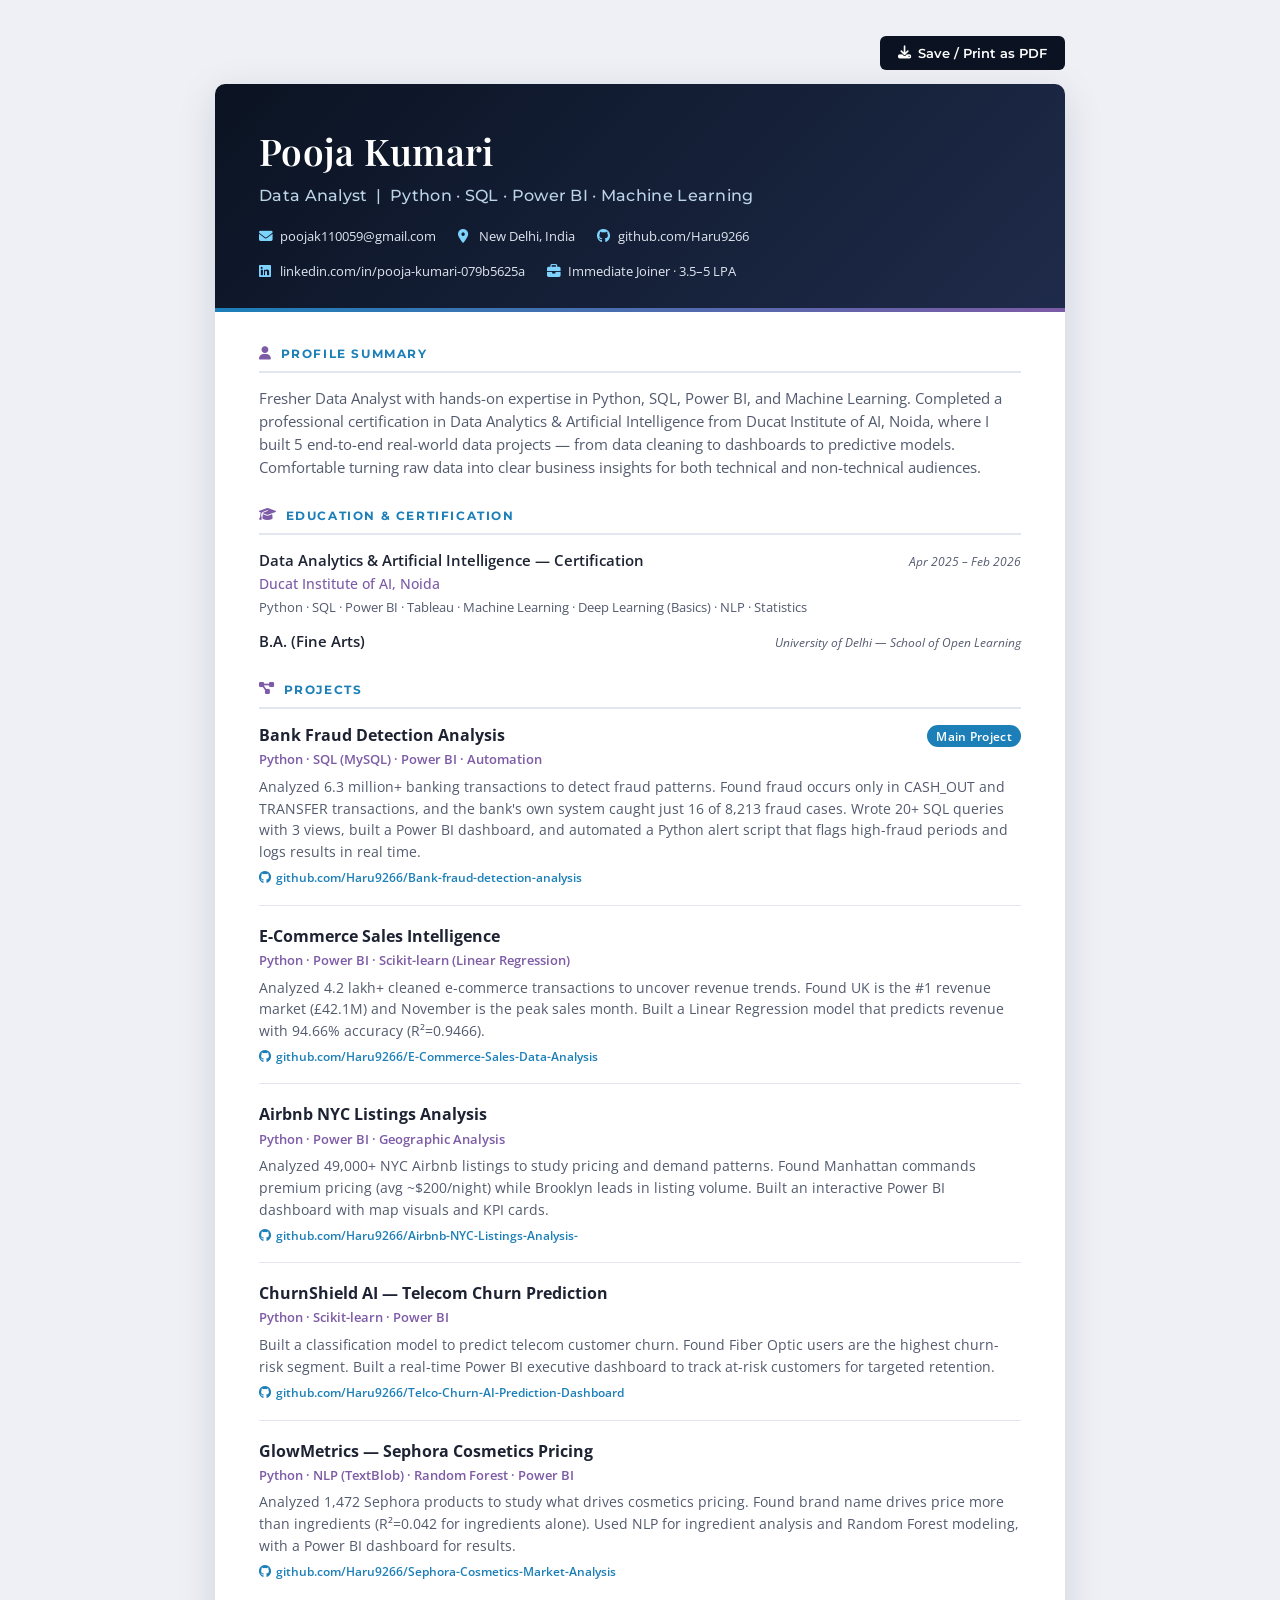
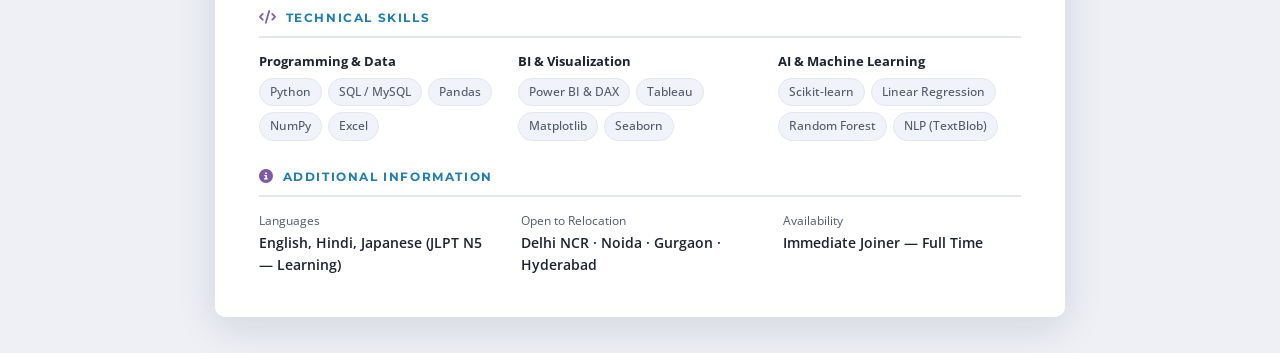
<file: cv.html>
<!DOCTYPE html>
<html lang="en">
<head>
<meta charset="UTF-8">
<meta name="viewport" content="width=device-width, initial-scale=1.0">
<title>Pooja Kumari — Data Analyst CV</title>
<link rel="preconnect" href="https://fonts.googleapis.com">
<link rel="preconnect" href="https://fonts.gstatic.com" crossorigin>
<link href="https://fonts.googleapis.com/css2?family=Montserrat:wght@300;400;500;600;700&family=Open+Sans:wght@300;400;500;600;700&family=Playfair+Display:wght@500;600;700&display=swap" rel="stylesheet">
<link rel="stylesheet" href="https://cdnjs.cloudflare.com/ajax/libs/font-awesome/6.4.0/css/all.min.css">
<style>
  :root{
    --navy:#0b1322;
    --navy-soft:#16213a;
    --sky:#1c7fb8;
    --lilac:#7d5ba6;
    --ink:#1d2333;
    --ink-soft:#525a6e;
    --line:#e3e6ee;
    --paper:#ffffff;
  }
  *{box-sizing:border-box;margin:0;padding:0;}
  body{
    font-family:'Open Sans',sans-serif;
    background:#eef0f6;
    color:var(--ink);
    padding:36px 16px;
    line-height:1.55;
  }
  .cv-page{
    max-width:850px;
    margin:0 auto;
    background:var(--paper);
    box-shadow:0 10px 40px rgba(11,19,34,0.12);
    border-radius:10px;
    overflow:hidden;
  }

  /* ===== HEADER ===== */
  .cv-header{
    background:linear-gradient(135deg,var(--navy) 0%, var(--navy-soft) 60%, #1f2b4a 100%);
    color:#fff;
    padding:38px 44px 30px;
    position:relative;
  }
  .cv-header::after{
    content:"";
    position:absolute; left:0; bottom:0; width:100%; height:4px;
    background:linear-gradient(90deg,var(--sky),var(--lilac));
  }
  .cv-name{
    font-family:'Playfair Display',serif;
    font-size:2.3rem;
    font-weight:600;
    letter-spacing:0.3px;
  }
  .cv-role{
    font-family:'Montserrat',sans-serif;
    font-size:1.02rem;
    color:#bcd4e8;
    margin-top:4px;
    font-weight:500;
    letter-spacing:0.3px;
  }
  .cv-contact{
    display:flex;
    flex-wrap:wrap;
    gap:14px 22px;
    margin-top:18px;
    font-size:0.84rem;
    color:#dfe6f0;
  }
  .cv-contact span{display:flex;align-items:center;gap:7px;}
  .cv-contact i{color:#7dd3fc;font-size:0.85rem;width:14px;}

  /* ===== BODY ===== */
  .cv-body{padding:32px 44px 40px;}
  .cv-section{margin-bottom:26px;}
  .cv-section:last-child{margin-bottom:0;}
  .cv-section-title{
    font-family:'Montserrat',sans-serif;
    font-size:0.78rem;
    font-weight:700;
    letter-spacing:1.6px;
    text-transform:uppercase;
    color:var(--sky);
    padding-bottom:8px;
    margin-bottom:14px;
    border-bottom:2px solid var(--line);
    display:flex;
    align-items:center;
    gap:8px;
  }
  .cv-section-title i{color:var(--lilac);font-size:0.85rem;}

  .summary-text{font-size:0.93rem;color:var(--ink-soft);}

  /* Education / Certification */
  .edu-item{margin-bottom:12px;}
  .edu-item:last-child{margin-bottom:0;}
  .edu-row{display:flex;justify-content:space-between;align-items:baseline;flex-wrap:wrap;gap:6px;}
  .edu-title{font-weight:600;font-size:0.95rem;color:var(--ink);}
  .edu-date{font-size:0.78rem;color:var(--ink-soft);font-style:italic;white-space:nowrap;}
  .edu-sub{font-size:0.85rem;color:var(--lilac);font-weight:500;margin-top:1px;}
  .edu-detail{font-size:0.83rem;color:var(--ink-soft);margin-top:3px;}

  /* Projects */
  .project-block{
    margin-bottom:18px;
    padding-bottom:16px;
    border-bottom:1px solid var(--line);
  }
  .project-block:last-child{border-bottom:none;margin-bottom:0;padding-bottom:0;}
  .project-row{display:flex;justify-content:space-between;align-items:baseline;flex-wrap:wrap;gap:6px;}
  .project-name{font-weight:700;font-size:0.97rem;color:var(--ink);}
  .project-tag{font-size:0.74rem;color:#fff;background:var(--sky);padding:2px 9px;border-radius:20px;font-weight:600;letter-spacing:0.3px;}
  .project-tools{font-size:0.8rem;color:var(--lilac);font-weight:600;margin-top:3px;}
  .project-desc{font-size:0.87rem;color:var(--ink-soft);margin-top:6px;}
  .project-link{font-size:0.78rem;margin-top:6px;display:inline-flex;align-items:center;gap:5px;color:var(--sky);text-decoration:none;font-weight:600;}
  .project-link:hover{text-decoration:underline;}

  /* Skills */
  .skills-grid{display:grid;grid-template-columns:repeat(3,1fr);gap:16px;}
  .skill-group-title{font-size:0.8rem;font-weight:700;color:var(--ink);margin-bottom:6px;}
  .skill-tags{display:flex;flex-wrap:wrap;gap:6px;}
  .skill-tag{
    font-size:0.76rem;
    padding:4px 10px;
    background:#f1f3fa;
    border:1px solid var(--line);
    border-radius:20px;
    color:var(--ink-soft);
    font-weight:500;
  }

  /* Languages / extra */
  .extra-row{display:flex;flex-wrap:wrap;gap:24px;}
  .extra-item{flex:1;min-width:180px;}
  .extra-label{font-size:0.78rem;color:var(--ink-soft);}
  .extra-value{font-size:0.9rem;font-weight:600;color:var(--ink);margin-top:2px;}

  @media print{
    body{background:#fff;padding:0;}
    .cv-page{box-shadow:none;border-radius:0;}
    .no-print{display:none;}
  }
  @media (max-width:640px){
    .cv-header,.cv-body{padding:26px 22px;}
    .skills-grid{grid-template-columns:1fr;}
    .cv-name{font-size:1.8rem;}
  }

  .print-btn{
    display:block;
    max-width:850px;
    margin:0 auto 14px;
    text-align:right;
  }
  .print-btn button{
    background:var(--navy);
    color:#fff;
    border:none;
    padding:9px 18px;
    border-radius:6px;
    font-family:'Montserrat',sans-serif;
    font-size:0.82rem;
    font-weight:600;
    cursor:pointer;
    display:inline-flex;
    align-items:center;
    gap:7px;
  }
  .print-btn button:hover{background:var(--sky);}
</style>
</head>
<body>

  <div class="print-btn no-print">
    <button onclick="window.print()"><i class="fas fa-download"></i> Save / Print as PDF</button>
  </div>

  <div class="cv-page">

    <!-- HEADER -->
    <div class="cv-header">
      <div class="cv-name">Pooja Kumari</div>
      <div class="cv-role">Data Analyst &nbsp;|&nbsp; Python &middot; SQL &middot; Power BI &middot; Machine Learning</div>
      <div class="cv-contact">
        <span><i class="fas fa-envelope"></i> poojak110059@gmail.com</span>
        <span><i class="fas fa-location-dot"></i> New Delhi, India</span>
        <span><i class="fab fa-github"></i> github.com/Haru9266</span>
        <span><i class="fab fa-linkedin"></i> linkedin.com/in/pooja-kumari-079b5625a</span>
        <span><i class="fas fa-briefcase"></i> Immediate Joiner &middot; 3.5–5 LPA</span>
      </div>
    </div>

    <div class="cv-body">

      <!-- SUMMARY -->
      <div class="cv-section">
        <div class="cv-section-title"><i class="fas fa-user"></i> Profile Summary</div>
        <p class="summary-text">Fresher Data Analyst with hands-on expertise in Python, SQL, Power BI, and Machine Learning. Completed a professional certification in Data Analytics &amp; Artificial Intelligence from Ducat Institute of AI, Noida, where I built 5 end-to-end real-world data projects — from data cleaning to dashboards to predictive models. Comfortable turning raw data into clear business insights for both technical and non-technical audiences.</p>
      </div>

      <!-- EDUCATION -->
      <div class="cv-section">
        <div class="cv-section-title"><i class="fas fa-graduation-cap"></i> Education &amp; Certification</div>
        <div class="edu-item">
          <div class="edu-row">
            <span class="edu-title">Data Analytics &amp; Artificial Intelligence — Certification</span>
            <span class="edu-date">Apr 2025 – Feb 2026</span>
          </div>
          <div class="edu-sub">Ducat Institute of AI, Noida</div>
          <div class="edu-detail">Python &middot; SQL &middot; Power BI &middot; Tableau &middot; Machine Learning &middot; Deep Learning (Basics) &middot; NLP &middot; Statistics</div>
        </div>
        <div class="edu-item">
          <div class="edu-row">
            <span class="edu-title">B.A. (Fine Arts)</span>
            <span class="edu-date">University of Delhi — School of Open Learning</span>
          </div>
        </div>
      </div>

      <!-- PROJECTS -->
      <div class="cv-section">
        <div class="cv-section-title"><i class="fas fa-diagram-project"></i> Projects</div>

        <div class="project-block">
          <div class="project-row">
            <span class="project-name">Bank Fraud Detection Analysis</span>
            <span class="project-tag">Main Project</span>
          </div>
          <div class="project-tools">Python &middot; SQL (MySQL) &middot; Power BI &middot; Automation</div>
          <div class="project-desc">Analyzed 6.3 million+ banking transactions to detect fraud patterns. Found fraud occurs only in CASH_OUT and TRANSFER transactions, and the bank's own system caught just 16 of 8,213 fraud cases. Wrote 20+ SQL queries with 3 views, built a Power BI dashboard, and automated a Python alert script that flags high-fraud periods and logs results in real time.</div>
          <a class="project-link" href="https://github.com/Haru9266/Bank-fraud-detection-analysis" target="_blank"><i class="fab fa-github"></i> github.com/Haru9266/Bank-fraud-detection-analysis</a>
        </div>

        <div class="project-block">
          <div class="project-row">
            <span class="project-name">E-Commerce Sales Intelligence</span>
          </div>
          <div class="project-tools">Python &middot; Power BI &middot; Scikit-learn (Linear Regression)</div>
          <div class="project-desc">Analyzed 4.2 lakh+ cleaned e-commerce transactions to uncover revenue trends. Found UK is the #1 revenue market (£42.1M) and November is the peak sales month. Built a Linear Regression model that predicts revenue with 94.66% accuracy (R²=0.9466).</div>
          <a class="project-link" href="https://github.com/Haru9266/E-Commerce-Sales-Data-Analysis" target="_blank"><i class="fab fa-github"></i> github.com/Haru9266/E-Commerce-Sales-Data-Analysis</a>
        </div>

        <div class="project-block">
          <div class="project-row">
            <span class="project-name">Airbnb NYC Listings Analysis</span>
          </div>
          <div class="project-tools">Python &middot; Power BI &middot; Geographic Analysis</div>
          <div class="project-desc">Analyzed 49,000+ NYC Airbnb listings to study pricing and demand patterns. Found Manhattan commands premium pricing (avg ~$200/night) while Brooklyn leads in listing volume. Built an interactive Power BI dashboard with map visuals and KPI cards.</div>
          <a class="project-link" href="https://github.com/Haru9266/Airbnb-NYC-Listings-Analysis-" target="_blank"><i class="fab fa-github"></i> github.com/Haru9266/Airbnb-NYC-Listings-Analysis-</a>
        </div>

        <div class="project-block">
          <div class="project-row">
            <span class="project-name">ChurnShield AI — Telecom Churn Prediction</span>
          </div>
          <div class="project-tools">Python &middot; Scikit-learn &middot; Power BI</div>
          <div class="project-desc">Built a classification model to predict telecom customer churn. Found Fiber Optic users are the highest churn-risk segment. Built a real-time Power BI executive dashboard to track at-risk customers for targeted retention.</div>
          <a class="project-link" href="https://github.com/Haru9266/Telco-Churn-AI-Prediction-Dashboard" target="_blank"><i class="fab fa-github"></i> github.com/Haru9266/Telco-Churn-AI-Prediction-Dashboard</a>
        </div>

        <div class="project-block">
          <div class="project-row">
            <span class="project-name">GlowMetrics — Sephora Cosmetics Pricing</span>
          </div>
          <div class="project-tools">Python &middot; NLP (TextBlob) &middot; Random Forest &middot; Power BI</div>
          <div class="project-desc">Analyzed 1,472 Sephora products to study what drives cosmetics pricing. Found brand name drives price more than ingredients (R²=0.042 for ingredients alone). Used NLP for ingredient analysis and Random Forest modeling, with a Power BI dashboard for results.</div>
          <a class="project-link" href="https://github.com/Haru9266/Sephora-Cosmetics-Market-Analysis" target="_blank"><i class="fab fa-github"></i> github.com/Haru9266/Sephora-Cosmetics-Market-Analysis</a>
        </div>

      </div>

      <!-- SKILLS -->
      <div class="cv-section">
        <div class="cv-section-title"><i class="fas fa-code"></i> Technical Skills</div>
        <div class="skills-grid">
          <div>
            <div class="skill-group-title">Programming &amp; Data</div>
            <div class="skill-tags">
              <span class="skill-tag">Python</span>
              <span class="skill-tag">SQL / MySQL</span>
              <span class="skill-tag">Pandas</span>
              <span class="skill-tag">NumPy</span>
              <span class="skill-tag">Excel</span>
            </div>
          </div>
          <div>
            <div class="skill-group-title">BI &amp; Visualization</div>
            <div class="skill-tags">
              <span class="skill-tag">Power BI &amp; DAX</span>
              <span class="skill-tag">Tableau</span>
              <span class="skill-tag">Matplotlib</span>
              <span class="skill-tag">Seaborn</span>
            </div>
          </div>
          <div>
            <div class="skill-group-title">AI &amp; Machine Learning</div>
            <div class="skill-tags">
              <span class="skill-tag">Scikit-learn</span>
              <span class="skill-tag">Linear Regression</span>
              <span class="skill-tag">Random Forest</span>
              <span class="skill-tag">NLP (TextBlob)</span>
            </div>
          </div>
        </div>
      </div>

      <!-- EXTRA -->
      <div class="cv-section">
        <div class="cv-section-title"><i class="fas fa-circle-info"></i> Additional Information</div>
        <div class="extra-row">
          <div class="extra-item">
            <div class="extra-label">Languages</div>
            <div class="extra-value">English, Hindi, Japanese (JLPT N5 — Learning)</div>
          </div>
          <div class="extra-item">
            <div class="extra-label">Open to Relocation</div>
            <div class="extra-value">Delhi NCR · Noida · Gurgaon · Hyderabad</div>
          </div>
          <div class="extra-item">
            <div class="extra-label">Availability</div>
            <div class="extra-value">Immediate Joiner — Full Time</div>
          </div>
        </div>
      </div>

    </div>
  </div>

</body>
</html>
</file>
